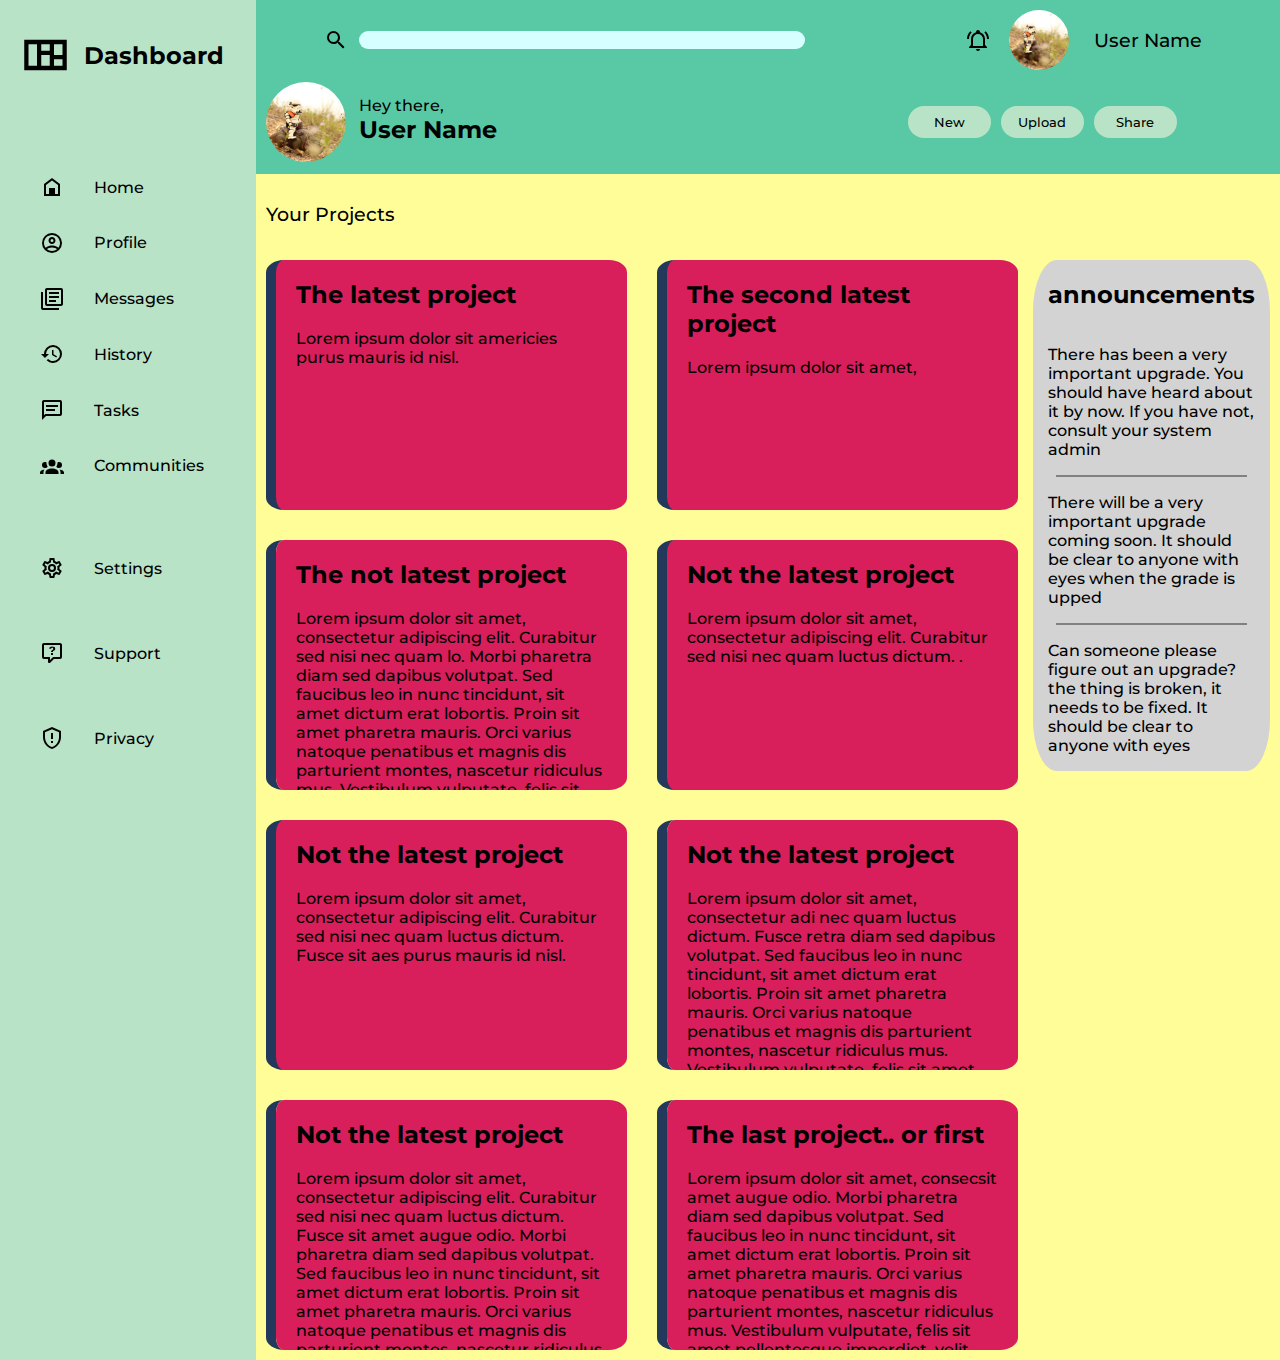
<file: index.html>
<!DOCTYPE html>
<html lang="en">
<head>
    <meta charset="UTF-8">
    <meta http-equiv="X-UA-Compatible" content="IE=edge">
    <meta name="viewport" content="width=device-width, initial-scale=1.0">
    <title>Document</title>
    <link rel="stylesheet" href="style.css">
</head>
<body>
    <div class="container">
        <div class="sidebar">
            <div class="homebutton"><img src="./icons/dashboard.svg" alt="Admin Dashboard">Dashboard</div>
            <ul>
                <li><img src="./icons/home-variant-outline.svg" alt="">Home</li>
                <li><img src="./icons/account-circle-outline.svg" alt="">Profile</li>
                <li><img src="./icons/text-box-multiple-outline.svg" alt="">Messages</li>
                <li><img src="./icons/history.svg" alt="">History</li>
                <li><img src="./icons/message-text-outline.svg" alt="">Tasks</li>
                <li><img src="./icons/people.svg" alt="">Communities</li>
            </ul>
            <ul><li><img src="./icons/settings.svg" alt="">Settings</li>
                <li><img src="./icons/comment-question-outline.svg" alt="">Support</li>
                <li><img src="./icons/shield-alert-outline.svg" alt=""> Privacy</li>
            </ul>
        </div>
        <div class="header">
                <img class="topicon" src="./icons/search.svg" alt="search icon">
                <label for="search bar">
                </label>
                <input type="search">
                <img class="topicon" src="./icons/bell-ring-outline.svg" alt="alert icon">
                <img class="avatar1" src="./images/avatar 2 .jpeg" alt="avatar">
                <h3>User Name</h3>
            
                <img class="avatar2" src="./images/avatar 2 .jpeg" alt="avatar">
                <div class="intro">
                <p>Hey there,</p>
                <h2>User Name</h2>
                </div>
                <button class="new">New</button>
                <button class="upload">Upload</button>
                <button class="share">Share</button>
        </div>
        <div class="main">
            <h3>Your Projects</h3>
            <div class="maincontentflow">
                <div class="contentbox"><h2>The latest project</h2><p>Lorem ipsum dolor sit americies purus mauris id nisl.</p></div>
                <div class="contentbox"><h2>The second latest project</h2><p>Lorem ipsum dolor sit amet, </p></div>
                <div class="contentbox"><h2>The not latest project</h2><p>Lorem ipsum dolor sit amet, consectetur adipiscing elit. Curabitur sed nisi nec quam lo. Morbi pharetra diam sed dapibus volutpat. Sed faucibus leo in nunc tincidunt, sit amet dictum erat lobortis. Proin sit amet pharetra mauris. Orci varius natoque penatibus et magnis dis parturient montes, nascetur ridiculus mus. Vestibulum vulputate, felis sit amet pellentesque imperdiet, velit dui tincidunt mi, sed ultricies purus mauris id nisl.</p> </div>
                <div class="contentbox"><h2>Not the latest project</h2><p>Lorem ipsum dolor sit amet, consectetur adipiscing elit. Curabitur sed nisi nec quam luctus dictum. .</p></div>
                <div class="contentbox"><h2>Not the latest project</h2><p>Lorem ipsum dolor sit amet, consectetur adipiscing elit. Curabitur sed nisi nec quam luctus dictum. Fusce sit aes purus mauris id nisl.</p></div>
                <div class="contentbox"><h2>Not the latest project</h2><p>Lorem ipsum dolor sit amet, consectetur adi nec quam luctus dictum. Fusce retra diam sed dapibus volutpat. Sed faucibus leo in nunc tincidunt, sit amet dictum erat lobortis. Proin sit amet pharetra mauris. Orci varius natoque penatibus et magnis dis parturient montes, nascetur ridiculus mus. Vestibulum vulputate, felis sit amet pellentesque imperdiet, velit dui tincidunt mi, sed ultricies purus mauris id nisl.</p></div>
                <div class="contentbox"><h2>Not the latest project</h2><p>Lorem ipsum dolor sit amet, consectetur adipiscing elit. Curabitur sed nisi nec quam luctus dictum. Fusce sit amet augue odio. Morbi pharetra diam sed dapibus volutpat. Sed faucibus leo in nunc tincidunt, sit amet dictum erat lobortis. Proin sit amet pharetra mauris. Orci varius natoque penatibus et magnis dis parturient montes, nascetur ridiculus mus. Vestibulum vulputate, felis sit amet pellentesque imperdiet, velit dui tincidunt mi, seurus mauris id nisl.</p></div>
                <div class="contentbox"><h2>The last project.. or first</h2><p>Lorem ipsum dolor sit amet, consecsit amet augue odio. Morbi pharetra diam sed dapibus volutpat. Sed faucibus leo in nunc tincidunt, sit amet dictum erat lobortis. Proin sit amet pharetra mauris. Orci varius natoque penatibus et magnis dis parturient montes, nascetur ridiculus mus. Vestibulum vulputate, felis sit amet pellentesque imperdiet, velit dui tincidunt mi, sed ultricies purus mauris id nisl.</p></div>
            </div>
            <div class="rightbar">
                <div class="announcements">
                    <h2>announcements</h2>
                    <p>There has been a very important upgrade. You should have heard about it by now. If you have not, consult your system admin</p>
                    <div class="space"></div>
                    <p>There will be a very important upgrade coming soon. It should be clear to anyone with eyes when the grade is upped</p>
                    <div class="space"></div>
                    <p>Can someone please figure out an upgrade? the thing is broken, it needs to be fixed. It should be clear to anyone with eyes</p>
                </div>
            </div>
        </div>
    </div>
</body>
</html>
</file>
<file: style.css>
@import url('https://fonts.googleapis.com/css2?family=Montserrat:wght@100;400;500;600;700;900&family=Quicksand:wght@300;400&family=Tiro+Devanagari+Sanskrit&display=swap');
* {
    /* font-family: "quicksand", Arial, Helvetica, sans-serif; */
    font-family: 'Montserrat', sans-serif;
    font-weight: 500;
    list-style-type: none;
}
body{
    margin: 0}


.container {
    display: grid;
    grid-template-columns: 1fr 4fr;
    grid-template-rows: 1fr 4fr;
    width: 100vw;
    height: 100vh;
}

.sidebar {
    grid-column: 1 / 2;
    grid-row: 1 / 3;
    display: grid;
    grid-template-rows: .5fr 1.3fr repeat(3, 1fr);
    gap: 20px;
    background-color: #B9E3C6 ;
}

.header {
    grid-column: 2/3;
    grid-row: 1/2;
    background-color: #59C9A5;
    display: grid;
    grid-template-columns: 1fr 2fr repeat(8, 1fr);
    align-items: center;
    gap: 10px;
    padding: 10px;
}

.main {
    background-color: #FFFD98;
    padding: 10px;
    display: grid;
    grid-template-columns: 4fr 1fr;
    grid-template-rows: 1f 10fr;
    gap: 15px;

}
.maincontentflow {
    grid-column: 1 / 2;
    grid-row: 2 / 3;
    display: grid;
    gap: 30px;
    grid-template-columns: repeat(auto-fit, minmax(300px, 1fr));
    grid-template-rows: repeat(2, 1fr)   
}

.homebutton {
    margin: 20px;
    font-weight: bold;
    font-size: 1.5rem;
    display: grid;
    grid-auto-flow: column;
    grid-template-rows: 70px;
    /* justify-self: center; */
    /* align-self: center ; */
    align-items: center;

}

.homebutton img {
    height: auto;
    width: 4vw;
}

.sidebar ul {
    display: grid;
    gap: 20px;
}

.sidebar ul li {
    display: grid;
    grid-template-columns: 1fr 3fr;
    align-items: center;
}

input {
    background-color: rgb(214, 255, 255);
    border-radius: 20px;
    border: 1px transparent  ;
    grid-column: 2 / 6;
    grid-row: 1 / 2;
}

input:focus {
    outline: 1px solid pink;
}

.avatar1 {
    border-radius: 50%;
    max-height: 60px;
    grid-column: 8 / 9;
    grid-row: 1 / 2;
    margin-left: 10%;

}

.avatar2 {
    border-radius: 50%;
    max-height: 80px;
    grid-column: 1 / 2;
    grid-row: 2 /3 ;
}

.toprow {
    margin-top: 10px;
}

.secondrow {
    display: grid;
}

h3 {
    grid-column: 9 / 11;
    grid-row: 1 / 2;
}

.topicon {
    margin-left: 70%;
}

button {
    padding: 8px 16px;
    width: 100%;
    background-color: #B9E3C6;
    /* display: inline-block; */
    border-radius: 16px;
    border: 0px transparent;
}

.new {
    grid-column: 7;
}

.upload {
    grid-column: 8 
}

.share {
    grid-column: 9;
}

.intro {
    display: grid;
}

.intro p {
    margin-bottom: -20px;
}

.main h3 {
    grid-row: 1;
    grid-column: 1;
}
.contentbox {
    background-color: #D81E5B;
    border-radius: 5%;
    /* height: 50vh; */
    border-left: 10px solid #23395B;
    max-height: 250px;
    overflow: scroll;

    
}

.contentbox p, .contentbox h2 {
    padding-left: 20px;
    padding-right: 20px;
}

.rightbar {
    grid-column: 2 / 3 ;
    grid-row: 2 / 3;
}

h2 {
    font-weight: 700;
}

.announcements {
    background-color: lightgray;
    border-radius: 10%;
    display: flex;
    flex-direction: column;
    /* height: 30%vh; */
    /* padding: 15px; */
    align-items: center;
    
}

.announcements h2, .announcements p {
    padding-left: 15px;
    padding-right: 15px;

}

.announcements .space {

    border: 1px solid gray;
    width: 80%;
    align-items: center;
}
</file>
